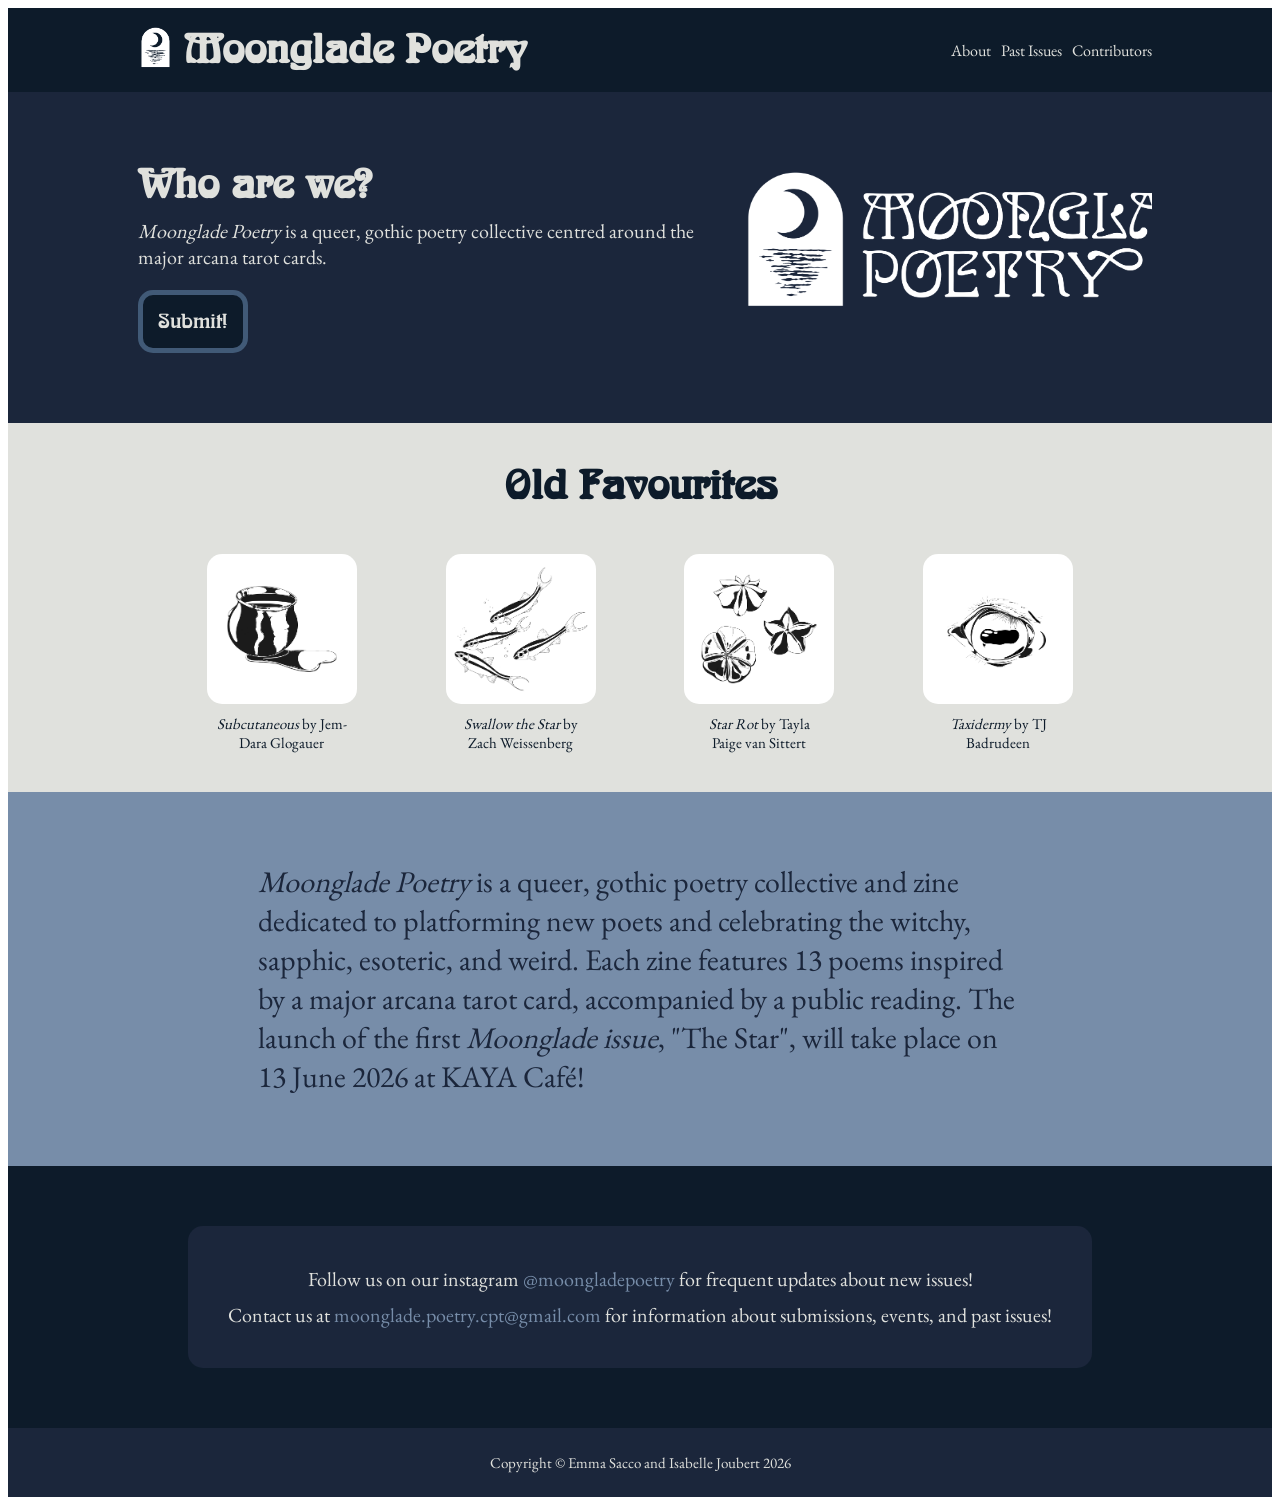
<file: index.html>
<!DOCTYPE html>
<html lang="en">
<head>
    <meta charset="UTF-8">
    <meta name="viewport" content="width=device-width, initial-scale=1.0">
    <title>Moonglade</title>
    <link rel="stylesheet" href="styles.css">
</head>
<body>

    <div class="header">
        <div class="h-left">
            <div class="h-image">
                <img class="symbol" src="images/moonglade-symbol.PNG" alt="Drawing of a sickle moon in an arch with light reflecting on water.">
            </div>
            <h1>Moonglade Poetry</h1>
        </div>
        <div class="h-right">
            <ul>
                <li>About</li>
                <li>Past Issues</li>
                <li>Contributors</li>
            </ul>
        </div>
    </div>

    <div class="description">
        <div class="d-left">
            <h2>Who are we?</h2>
            <p class="about"><em>Moonglade Poetry</em> is a queer, gothic poetry collective centred around the major arcana tarot cards.</p>
            <button>Submit!</button>
        </div>
        <div class="d-right">
            <img class="logo" src="images/moonglade-logo.PNG" alt="An arch with a moon and shimmer on water inside, with text reading Moonglade Poetry next to it.">
        </div>
    </div>

    <div class="middle-content">
        <div class="m-top">
            <h2>Old Favourites</h2>
        </div>
        <div class="m-bottom">
            <div class="p-one">
                <img class="icon" src="images/honey.png" alt="Line drawing of an overflowing honey pot">
                <p class="honey"><em>Subcutaneous</em> by Jem-Dara Glogauer</p>
            </div>
            <div class="p-two">
                <img class="icon" src="images/minnows.png" alt="Line drawing of minnows swimming through bubbles">
                <p class="minnows"><em>Swallow the Star</em> by Zach Weissenberg</p>
            </div>
            <div class="p-three">
                <img class="icon" src="images/star-rot.png" alt="Line drawing of star-shaped seeds">
                <p class="starrot"><em>Star Rot</em> by Tayla Paige van Sittert</p>
            </div>
            <div class="p-four">
                <img class="icon" src="images/taxidermy.png" alt="Line drawing of a sheep's eye">
                <p class="taxidermy"><em>Taxidermy</em> by TJ Badrudeen</p>
            </div>
        </div>
    </div>

    <div class="quote">
        <p class="words"><em>Moonglade Poetry</em> is a queer, gothic poetry collective and zine dedicated to platforming new poets and celebrating the witchy, sapphic, esoteric, and weird. Each zine features 13 poems inspired by a major arcana tarot card, accompanied by a public reading. The launch of the first <em>Moonglade issue</em>, "The Star", will take place on 13 June 2026 at KAYA Café!</p>
    </div>

    <div class="contact">
        <div class="info">
            <p class="instagram">Follow us on our instagram <a href="https://www.instagram.com/moongladepoetry/" target="_blank" rel="noreferrer">@moongladepoetry</a> for frequent updates about new issues!</p>
            <p class="email">Contact us at <a href="mailto:moonglade.poetry.cpt@gmail.com">moonglade.poetry.cpt@gmail.com</a> for information about submissions, events, and past issues!</p>
        </div>
    </div>

    <div class="footer">
        <p class="copyright">Copyright &copy; Emma Sacco and Isabelle Joubert 2026</p>
    </div>
    
</body>
</html>
</file>
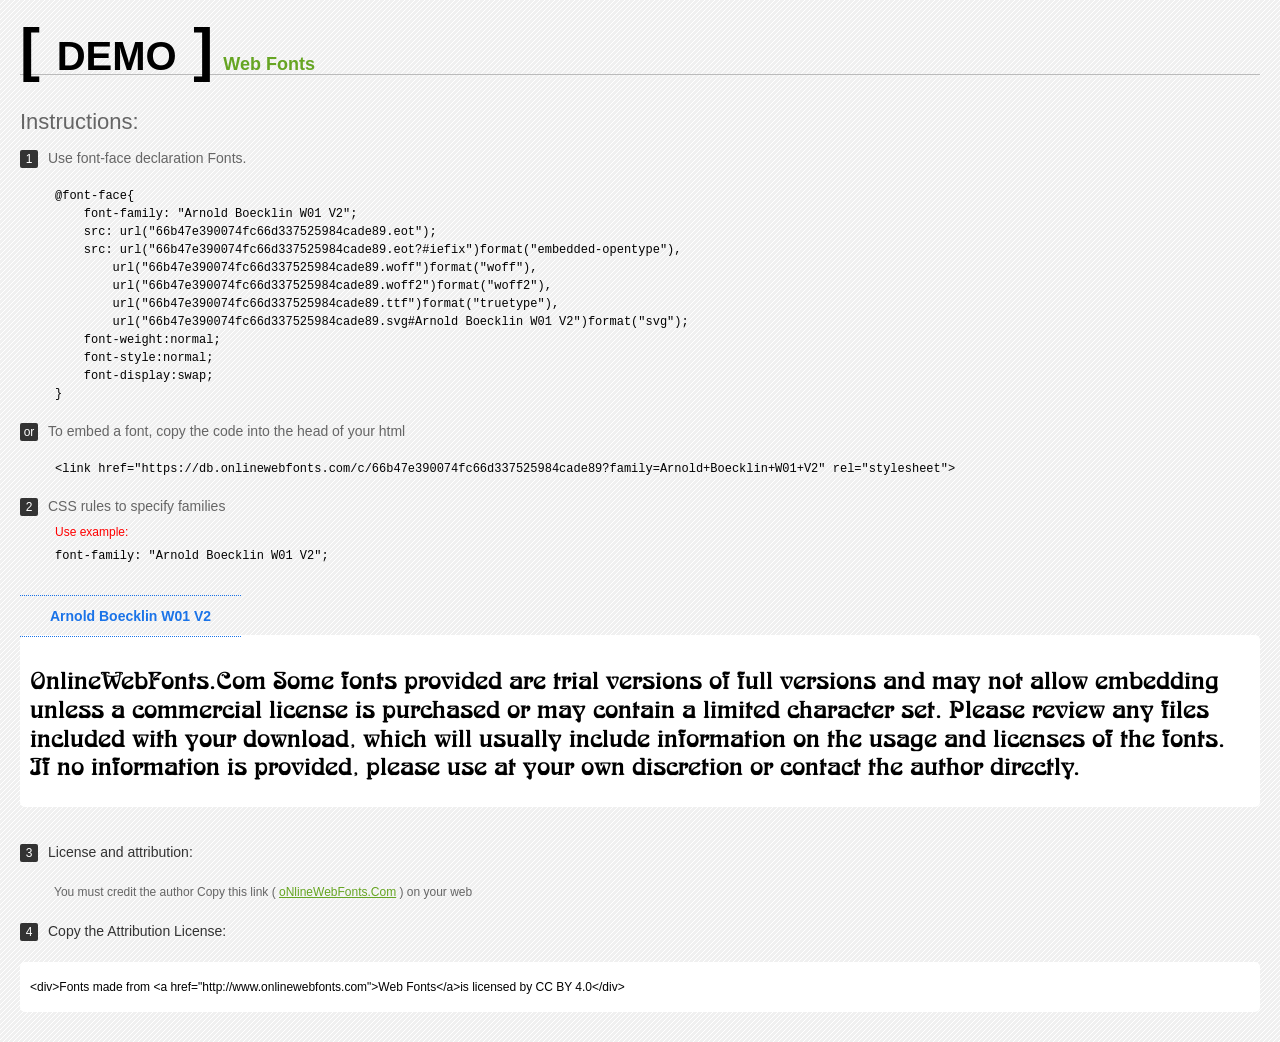
<file: fonts/Boeklins/Arnold Boecklin W01 V2/Web Fonts/Web Fonts Demo.html>
<!doctype html>
<html>
<head>
<meta charset="utf-8">
<title>Arnold Boecklin W01 V2 Fonts Demo</title>
<style type="text/css">
*{margin:0;padding:0;list-style-type:none;}body{font-family:Arial,Helvetica,sans-serif;line-height:1.5;font-size:16px;padding:20px;color:#333;background-image:url([data-uri]);}a{color:#66A523;}a:hover,.g:hover{opacity:0.7;}h1{font-size:60px;border-bottom:1px solid #bbb;line-height:20px;color:#000;text-transform:uppercase;margin-top:20px;}h1 a{font-size:18px;color:#66A523;text-decoration:none;text-transform:capitalize;margin-left:10px;}h1 font{font-size:40px;}.info{float:left;font-size:14px;margin-top:30px;color:#666;}.info .inst{font-size:22px;margin-bottom:10px;}.info span,.by span{color:#fff;border-radius:2px;display:inline-block;width:18px;height:18px;text-align:center;margin-right:10px;background-color:#333333;font-size:12px;line-height:18px;}.info .exs{font-size:12px;color:#666;margin-left:35px;display:block;}.info .exs font{color:#f00;line-height:30px;}.demo{float:left;width:100%;height:auto;padding-bottom:10px;margin-top:70px;background-color:#FFF;border-radius:5px;}.demo a{color:#1a73e8;float:left;font-weight:bold;font-size:14px;padding-right:30px;padding-left:30px;position:relative;border-top-width:1px;border-top-style:dotted;border-top-color:#1A73E8;text-decoration:none;border-bottom-width:1px;border-bottom-style:dotted;border-bottom-color:#1A73E8;line-height:40px;margin-top:-40px;}.demo .t{font-size:24px;float:left;width:calc(100% - 20px);color:#000;height:120px;margin-top:20px;line-height:1.2em;overflow-x:hidden;padding:10px;}.by{padding-top:15px;float:left;width:100%;margin-top:10px;margin-right:0;margin-bottom:10px;margin-left:0;font-size:14px;color:#666;}.by .b{padding-top:10px;padding-bottom:10px;color:#333;}.by .a{padding-top:10px;padding-bottom:10px;margin-left:34px;font-size:12px;}.te{width:100%;height:auto;border:0px solid #CCC;resize:none;float:left;margin-top:10px;line-height:16px;overflow:hidden;border-radius:5px;color:#000000;background-color:#FFF;font-size:12px;margin-bottom:20px;text-indent:10px;padding-top:17px;padding-bottom:17px;}pre{color:#000;}
</style>
<style type="text/css">

@font-face{
    font-family: "Arnold Boecklin W01 V2";
    src: url("66b47e390074fc66d337525984cade89.eot");
    src: url("66b47e390074fc66d337525984cade89.eot?#iefix")format("embedded-opentype"),
        url("66b47e390074fc66d337525984cade89.woff")format("woff"),
        url("66b47e390074fc66d337525984cade89.woff2")format("woff2"),
        url("66b47e390074fc66d337525984cade89.ttf")format("truetype"),
        url("66b47e390074fc66d337525984cade89.svg#Arnold Boecklin W01 V2")format("svg");
    font-weight:normal;
    font-style:normal;
    font-display:swap;
}

</style>
</head>
<body>
<h1> <span>[ <font>Demo</font> ]</span><a href="http://www.onlinewebfonts.com" target="_blank">Web Fonts</a></h1>
<div class="info">
  <div class="inst">Instructions:</div>
  <span>1</span>Use font-face declaration Fonts.
  <div class="exs">
    <pre>

@font-face{
    font-family: "Arnold Boecklin W01 V2";
    src: url("66b47e390074fc66d337525984cade89.eot");
    src: url("66b47e390074fc66d337525984cade89.eot?#iefix")format("embedded-opentype"),
        url("66b47e390074fc66d337525984cade89.woff")format("woff"),
        url("66b47e390074fc66d337525984cade89.woff2")format("woff2"),
        url("66b47e390074fc66d337525984cade89.ttf")format("truetype"),
        url("66b47e390074fc66d337525984cade89.svg#Arnold Boecklin W01 V2")format("svg");
    font-weight:normal;
    font-style:normal;
    font-display:swap;
}

</pre>
  </div>
  <span>or</span>To embed a font, copy the code into the head of your html
  <div class="exs">
<br/><pre>&lt;link href=&quot;https://db.onlinewebfonts.com/c/66b47e390074fc66d337525984cade89?family=Arnold+Boecklin+W01+V2&quot; rel=&quot;stylesheet&quot;&gt;</pre><br/>
  </div>
  <span>2</span>CSS rules to specify families
  <div class="exs"><font>Use example:</font> <br/>
    <pre>
font-family: &quot;Arnold Boecklin W01 V2&quot;;
</pre>
  </div>
</div>
<!--demo-->
<div class="demo"><a href="https://www.onlinewebfonts.com/download/66b47e390074fc66d337525984cade89" target="_blank">Arnold Boecklin W01 V2</a>
  <div class="t" style='font-family:"Arnold Boecklin W01 V2"'>
  OnlineWebFonts.Com Some fonts provided are trial versions of full versions and may not allow embedding 
unless a commercial license is purchased or may contain a limited character set. 
Please review any files included with your download, 
which will usually include information on the usage and licenses of the fonts. 
If no information is provided, 
please use at your own discretion or contact the author directly.</div>
</div>
<!--demo-->
<div class="by">
  <div class="b"><span>3</span>License and attribution:</div>
  <div class="a">You must credit the author Copy this link ( <a href="http://www.onlinewebfonts.com" target="_blank">oNlineWebFonts.Com</a> ) on your web</div>
  <div class="b"><span>4</span>Copy the Attribution License:</div>
  <div class="te">&lt;div&gt;Fonts made from &lt;a href="http://www.onlinewebfonts.com"&gt;Web Fonts&lt;/a&gt;is licensed by CC BY 4.0&lt;/div&gt;</div>
</div>
</body>
</html>
</file>
<file: styles.css>
/* 
Colours: 
Darkest: 0d1b2a
Second-darkest: 1b263b
Mid-blue: 415a77
light-blue: 778da9
Cream: e0e1dd
*/

@font-face {
    font-family: 'Boeklins';
    src: url(fonts/Boeklins/boeklin.woff2);
    font-weight: normal;
    font-style: normal;
    font-display: swap;
}

@font-face {
    font-family: 'EB Garamond';
    src: url(fonts/eb-garamond-v32-latin-regular.woff2);
    font-weight: normal;
    font-style: normal;
    font-display: swap;
}

body {
    display: flex;
    flex-direction: column;
}

.header {
    display: flex;
    justify-content: space-between;
    align-items: center;
    padding-top: 15px;
    padding-bottom: 15px;
    padding-right: 120px;
    padding-left: 120px;
    background-color: #0d1b2a;
    color: #e0e1dd;
}

ul {
    list-style-type: none;
    padding: 0px;
    margin: 0px;
    display: flex;
    gap: 10px;
    flex-direction: row;
    font-family: 'EB Garamond', 'Times New Roman', Times, serif;
}

h1 {
    padding: 0px;
    margin: 0px;
    font-size: 40px;
    font-weight: 900;
    font-family: 'Boeklins', 'Times New Roman';
}

.description {
    display: flex;
    background-color: #1b263b;
    color: #e0e1dd;
    padding-left: 120px;
    padding-right: 120px;
    padding-bottom: 60px;
    padding-top: 60px;
    justify-content: space-between;
}

.d-left,
.d-right {
    max-width: 600px;
    flex-shrink: 1;
}

.logo {
    height: 180px;
}

h2 {
    font-size: 40px;
    margin: 0px;
    padding: 0px;
    font-family: 'Boeklins', 'Times New Roman'
}

p {
    padding: 0px;
    margin: 0px;
    font-family: 'EB Garamond', 'Times New Roman', Times, serif;
}

.about {
    font-size: 20px;
}

button {
    font-size: 20px;
    padding: 15px;
    background-color: #0d1b2a;
    border: solid;
    border-color: #415a77;
    border-width: 5px;
    color: #e0e1dd;
    border-radius: 15px;
    font-family: 'Boeklins', 'Times New Roman', Times, serif;
}

h2, 
p, 
button {
    margin: 10px;
}

.d-right {
    overflow: hidden;
}

.middle-content {
    display: flex;
    flex-direction: column;
    padding-right: 120px;
    padding-left: 120px;
    padding-top: 30px;
    padding-bottom: 30px;
    color: #0d1b2a;
    background-color: #e0e1dd;
}

.m-top {
    display: flex;
    justify-content: center;
}

.m-bottom {
    display: flex;
    justify-content: space-evenly;
    margin-top: 30px;
    flex-wrap: wrap;
    gap: 10px;
}

.p-one,
.p-two,
.p-three,
.p-four {
    display: flex;
    flex-direction: column;
    max-width: 150px;
}

.honey,
.minnows,
.starrot,
.taxidermy {
    text-align: center;
    font-size: 15px;
}

.quote {
    display: flex;
    justify-content: center;
    padding-left: 240px;
    padding-right: 240px;
    padding-bottom: 60px;
    padding-top: 60px;
    background-color: #778da9;
    color: #1b263b;
}

.words {
    font-size: 30px;
}

.contact {
    display: flex;
    padding-left: 120px;
    padding-right: 120px;
    padding-bottom: 60px;
    padding-top: 60px;
    justify-content: center;
    background-color: #0d1b2a;
}

.info {
    background-color: #1b263b;
    color: #e0e1dd;
    padding: 30px;
    border-radius: 15px;
}

.instagram,
.email {
    font-size: 20px;
    text-align: center;
}

a {
    text-decoration: none;
    color: #778da9;
}

.icon {
    border-radius: 15px;
    margin-top: 5px;
}

.footer {
    background-color: #1b263b;
    display: flex;
    padding: 15px;
    justify-content: center;
}

.copyright {
    color: #e0e1dd;
    font-size: 15px;
}

.symbol {
    height: 50px;
}

.h-left {
    display: flex;
    justify-content: flex-start;
    align-items: center;
}
</file>
